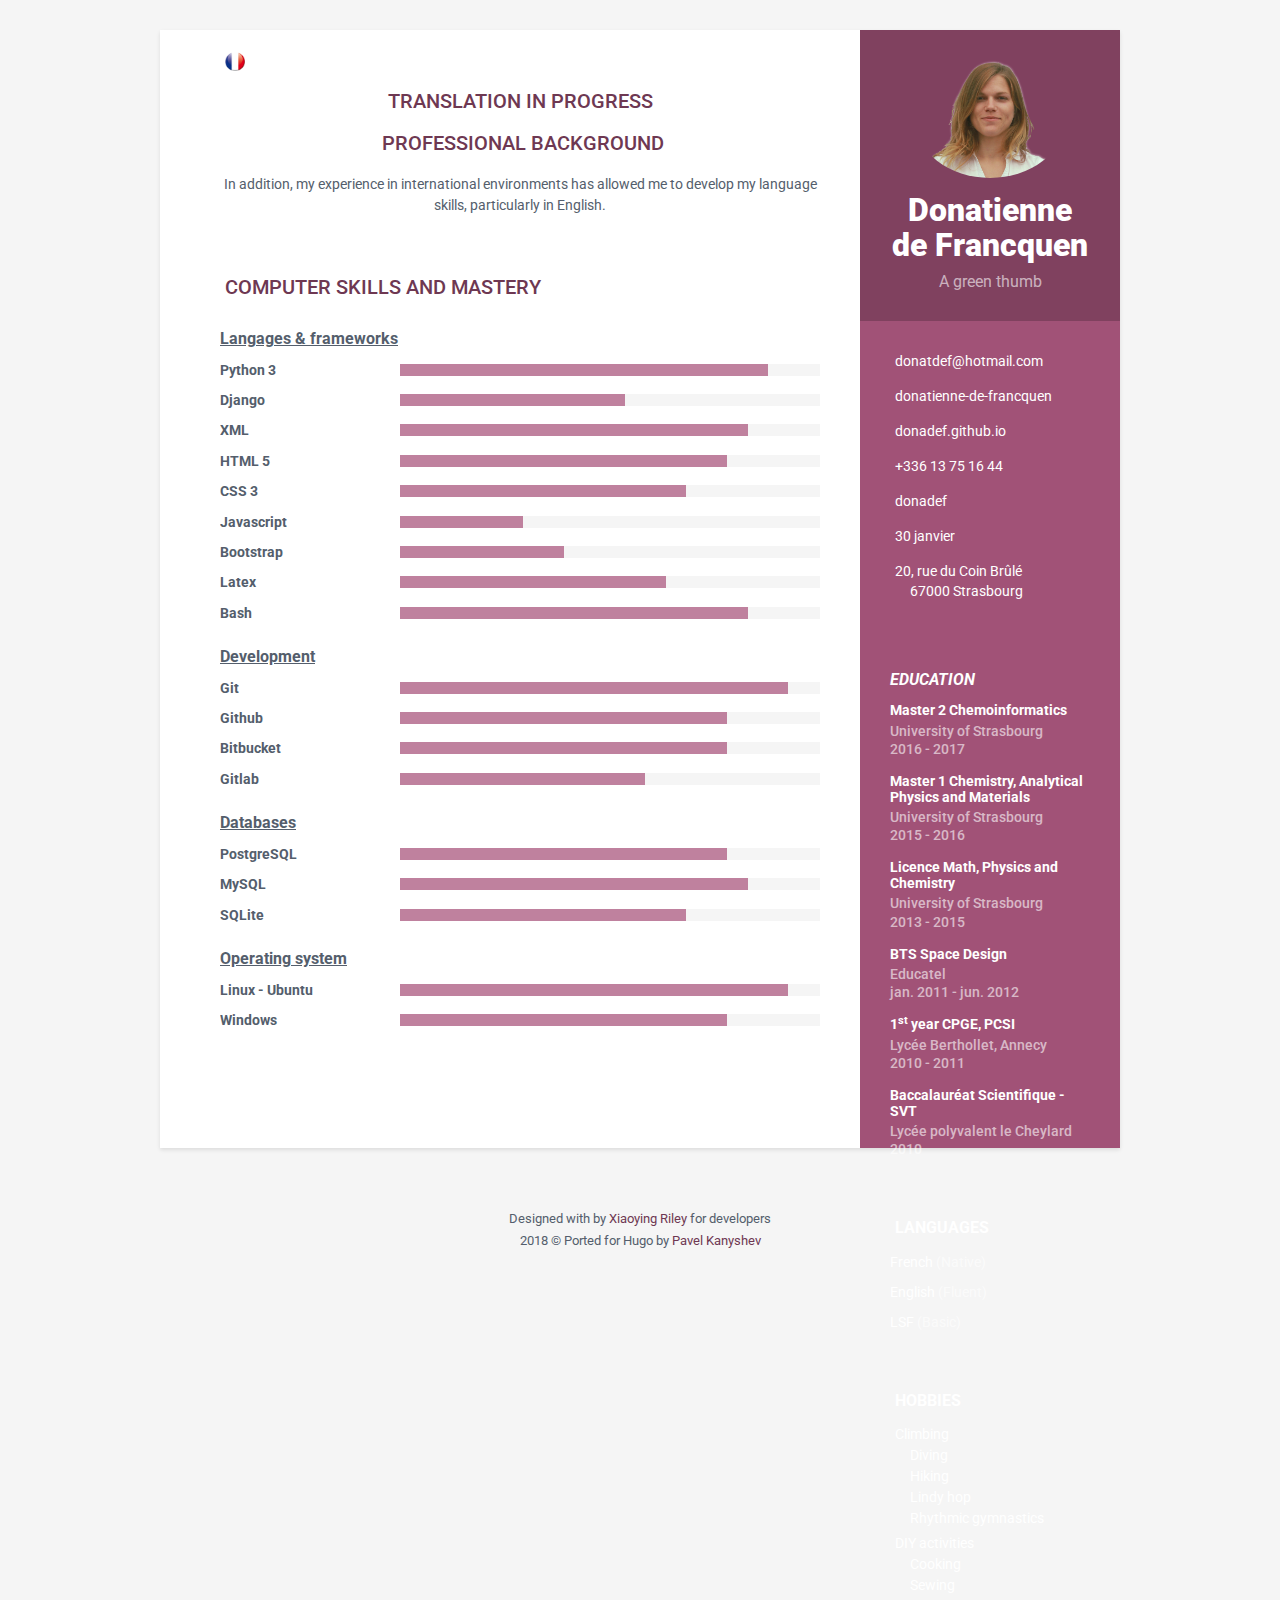
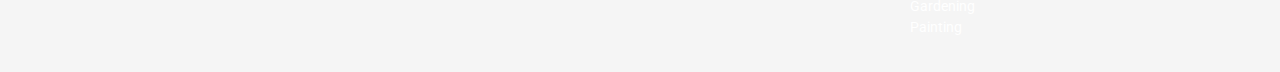
<file: en.html>
<!DOCTYPE html>
<html lang="fr">
    <head>
        <meta name="generator" content="Hugo 0.49.2" />
        <title>Donatienne de Francquen - CV</title>
        <meta charset="utf-8">
        <meta http-equiv="X-UA-Compatible" content="IE=edge">
        <meta name="viewport" content="width=device-width, initial-scale=1.0">
        <meta name="description" content="Donatienne de Francquen CV">
        <meta name="author" content="Donatienne de Francquen">
        <link rel="shortcut icon" href="favicon.ico">
        <link href='https://fonts.googleapis.com/css?family=Roboto:400,500,400italic,300italic,300,500italic,700,700italic,900,900italic' rel='stylesheet' type='text/css'>

        <link rel="stylesheet" href="https://donadef.github.io/assets/plugins/bootstrap/css/bootstrap.min.css">

        <link rel="stylesheet" href="https://use.fontawesome.com/releases/v5.7.0/css/all.css" integrity="sha384-lZN37f5QGtY3VHgisS14W3ExzMWZxybE1SJSEsQp9S+oqd12jhcu+A56Ebc1zFSJ" crossorigin="anonymous">

        <link id="theme-style" rel="stylesheet" href="https://donadef.github.io/assets/css/styles-4.css">
        <link rel="stylesheet" href="https://donadef.github.io/assets/css/custom.css">

        <script type="application/javascript">
        var doNotTrack = false;
        if (!doNotTrack) {
            window.ga=window.ga||function(){(ga.q=ga.q||[]).push(arguments)};ga.l=+new Date;
            ga('create', 'UA-108139175-1', 'auto');

            ga('send', 'pageview');
        }
        </script>
        <script async src='https://www.google-analytics.com/analytics.js'></script>
    </head>
    <body>
        <div class="wrapper">
            <div class="main-wrapper-nav-button">
                <span><a href="https://donadef.github.io/"><i class="fas fa-arrow-left"></i></a></span>
                <span><a href="https://donadef.github.io/fr.html"><img class="translation" src="https://donadef.github.io/assets/images/fr.png" alt="Français" /></a></span>
            </div>
            <div class="sidebar-wrapper">
                <div class="profile-container">
                    <img class="profile img-circle img-profile" src="https://donadef.github.io/assets/images/profile.png" alt="" />
                    <h1 class="name">Donatienne de Francquen</h1>
                    <h3 class="tagline">A green thumb</h3>
                </div>
                <div class="contact-container container-block">
                    <ul class="list-unstyled contact-list">
                        <li class="email"><i class="fas fa-envelope"></i><a href="mailto:donatdef@hotmail.com">donatdef@hotmail.com</a></li>
                        <li class="linkedin"><i class="fab fa-linkedin"></i><a target="_blank" href="//linkedin.com/in/donatienne-de-francquen">donatienne-de-francquen</a></li>
                        <li class="website"><i class="fas fa-globe"></i><a target="_blank" href="//donadef.github.io/">donadef.github.io</a></li>
                        <!--<li class="github"><i class="fab fa-github"></i><a target="_blank" href="//github.com/donadef">github.com/donadef</a></li>-->
                        <li class="phone"><i class="fas fa-phone"></i><a target="_blank" href="tel:+33613761644">+336 13 75 16 44</a></li>
                        <li class="skype"><i class="fab fa-skype"></i><a href="callto:donatdef">donadef</a></li>
                        <li class="birthday"><i class="fas fa-birthday-cake"></i>30 janvier</li>
                        <li class="home"><i class="fas fa-home"></i><a target="_blank" href="//goo.gl/maps/567hivcvTbA2">20, rue du Coin Brûlé <br><span class="indent-icon">67000 Strasbourg</span></a></li>
                    </ul>
                </div>

                <div class="education-container container-block">
                    <h2 class="container-block-title"><i class="fas fa-graduation-cap"> Education</i></h2>

                    <div class="item">
                        <h4 class="degree">Master 2 Chemoinformatics</h4>
                        <h5 class="meta">University of Strasbourg</h5>
                        <div class="time">2016 - 2017</div>
                    </div>
                    <div class="item">
                        <h4 class="degree">Master 1 Chemistry, Analytical Physics and Materials</h4>
                        <h5 class="meta">University of Strasbourg</h5>
                        <div class="time">2015 - 2016</div>
                    </div>
                    <div class="item">
                        <h4 class="degree">Licence Math, Physics and Chemistry</h4>
                        <h5 class="meta">University of Strasbourg</h5>
                        <div class="time">2013 - 2015</div>
                    </div>
                    <div class="item">
                        <h4 class="degree">BTS Space Design</h4>
                        <h5 class="meta">Educatel</h5>
                        <div class="time">jan. 2011 - jun. 2012</div>
                    </div>
                    <div class="item">
                        <h4 class="degree">1<sup>st</sup> year CPGE, PCSI</h4>
                        <h5 class="meta">Lycée Berthollet, Annecy</h5>
                        <div class="time">2010 - 2011</div>
                    </div>
                    <div class="item">
                        <h4 class="degree">Baccalauréat Scientifique - SVT</h4>
                        <h5 class="meta">Lycée polyvalent le Cheylard</h5>
                        <div class="time">2010</div>
                    </div>
                </div>

                <div class="language-container container-block">
                    <h2 class="container-block-title"><i class="fas fa-comments"></i> Languages</h2>
                    <ul class="list-unstyled languages-list">
                        <li>French <span class="lang-desc">(Native)</span></li>
                        <li>English <span class="lang-desc">(Fluent)</span></li>
                        <li>LSF <span class="lang-desc">(Basic)</span></li>
                    </ul>
                </div>

                <div class="interests-container container-block">
                    <h2 class="container-block-title"><i class="fas fa-grin-hearts"></i> Hobbies</h2>
                    <ul class="list-unstyled interests-list">
                        <li><i class="fas fa-running"></i> Climbing</li>
                        <li class="indent-icon">Diving</li>
                        <li class="indent-icon">Hiking</li>
                        <li class="indent-icon">Lindy hop</li>
                        <li class="indent-icon">Rhythmic gymnastics</li>
                    </ul>
                    <ul class="list-unstyled interests-list">
                        <li><i class="fas fa-magic"></i> DIY activities</li>
                        <li class="indent-icon">Cooking</li>
                        <li class="indent-icon">Sewing</li>
                        <li class="indent-icon">Gardening</li>
                        <li class="indent-icon">Painting</li>
                    </ul>
                </div>
            </div>
	        <div class="main-wrapper">
                <section class="section summary-section" style="text-align: center">
                    <h1 class="section-title">Translation in progress</h1>
                    <h2 class="section-title"><i class="fas fa-user"></i>Professional background</h2>
                    <div class="summary">
                        <p></p>
                        <p></p>
                        <p>In addition, my experience in international environments has allowed me to develop my language skills, particularly in English.</p>
                    </div>
                </section>

                <!--<section class="section experiences-section">-->
                    <!--<h2 class="section-title"><i class="fas fa-briefcase"></i>Professional experiences</h2>-->
                    <!--<div class="item">-->
                        <!--<div class="meta">-->
                            <!--<div class="upper-row">-->
                                <!--<h3 class="job-title">IT assistant</h3>-->
                                <!--<div class="time">oct. 2018 - Today</div>-->
                            <!--</div>-->
                            <!--<div class="company">European Directorate for the Quality of Medicines & HealthCare (EDQM), Strasbourg</div>-->
                        <!--</div>-->
                        <!--<div class="details">-->
                            <!--<p>As the date of publication of a new edition of the European Pharmacopoeia approaches, many changes need to be managed. I manage the project for the alphabetical sorting of texts and participate in the automation of the conversion of xml texts into html for online publication.</p>-->
                        <!--</div>-->
                    <!--</div>-->
                    <!--<div class="item">-->
                        <!--<div class="meta">-->
                            <!--<div class="upper-row">-->
                                <!--<h3 class="job-title">Researcher</h3>-->
                                <!--<div class="time">jul. - sept. 2018</div>-->
                            <!--</div>-->
                            <!--<div class="company">Laboratoire d’Ingénierie de la Fonction Moléculaire (IFM lab), University of Strasbourg</div>-->
                        <!--</div>-->
                        <!--<div class="details">-->
                            <!--<p>As a member of the laboratory, I worked on ChemFlow, an in-house developed software that allows you to dock ligand libraries in a marcomolecule using different docking software, rescore the most relevant poses and obtain the results in a standard format. </p>-->
                            <!--<pI also implemented an absolute free energy calculation program using the double decoupling method to study the method's performance on host-guest systems.</p>-->
                            <!--<p>Ce que j'ai apporté au laboratoire: </p>-->
                            <!--<ul>-->
                                <!--<li>optimisation de l'utilisation du git,</li>-->
                                <!--<li>logiciel de calcul d'énergie libre par la méthode <i>double decoupling</i>,</li>-->
                                <!--<li>mise en place d'une documentation en ligne pour les applications développées.</li>-->
                            <!--</ul>-->
                            <!--<p>Autre :</p>-->
                            <!--<ul>-->
                                <!--<li>organisation du pot de thèse d'un collègue.</li>-->
                            <!--</ul>-->
                        <!--</div>-->
                    <!--</div>-->

                    <!--<div class="item">-->
                        <!--<div class="meta">-->
                            <!--<div class="upper-row">-->
                                <!--<h3 class="job-title">Assistante informatique</h3>-->
                                <!--<div class="time">oct. 2017 - jun. 2018</div>-->
                            <!--</div>-->
                            <!--<div class="company">European Directorate for the Quality of Medicines & HealthCare (EDQM), Strasbourg</div>-->
                        <!--</div>-->
                        <!--<div class="details">-->
                            <!--<p>Au sein du département IT Publications, j’ai participé à des projets associant informatique et science. Notamment :</p>-->
                            <!--<ul>-->
                                <!--<li>la conversion des monographies depuis un format xml propriétaire vers un format html valide pour la Pharmacopée en ligne,</li>-->
                                <!--<li>la mise en place de tests automatisés pour les applications web développées en python (framework django),</li>-->
                                <!--<li>la migration des données scientifiques d’une plate-forme de publication à une autre,</li>-->
                                <!--<li>l'automatisation du tri alphabétique des textes de la Pharmacopée.</li>-->
                            <!--</ul>-->
                        <!--</div>-->
                    <!--</div>-->

                <!--</section>-->

                <!--<section class="section projects-section">-->
                    <!--<h2 class="section-title"><i class="fas fa-archive"></i>Stages</h2>-->
                    <!--<div class="intro">-->
                        <!--<p></p>-->
                    <!--</div>-->

                    <!--<div class="item">-->
                        <!--<div class="meta">-->
                            <!--<div class="upper-row">-->
                                <!--<h3 class="job-title">En fin d'étude</h3>-->
                                <!--<div class="time">juil. - sept. 2017</div>-->
                            <!--</div>-->
                            <!--<div class="company">European Directorate for the Quality of Medicines & HealthCare (EDQM), Strasbourg</div>-->
                        <!--</div>-->
                        <!--<div class="details">-->
                            <!--<p>Les textes de la Pharmacopée européenne (monographies) sont formatés en XML avec un logiciel-->
                                <!--propriétaire qui produit un résultat non standard, notamment pour les équations mathématiques.-->
                                <!--Afin de faciliter la manipulation de ces dernières, j’ai développé une feuille de style XSLT-->
                                <!--permettant de les convertir du format propriètaire XML Arbortext au format open-source MathML.-->
                            <!--</p>-->
                        <!--</div>-->
                    <!--</div>-->

                    <!--<div class="item">-->
                        <!--<div class="meta">-->
                            <!--<div class="upper-row">-->
                                <!--<h3 class="job-title">En master 2</h3>-->
                                <!--<div class="time">fév. - juin 2017</div>-->
                            <!--</div>-->
                            <!--<div class="company">Bionext, Strasbourg</div>-->
                        <!--</div>-->
                        <!--<div class="details">-->
                            <!--<p>BIONEXT est une start-up en bioinformatique qui développe BioBind, un algorithme de recherche-->
                                <!--de similarité de surface entre les structures de macromolécules biologiques référencées dans-->
                                <!--la Banque de Données Protéiques (BDP). Mon but était d’évaluer et de valider Biobind par-->
                                <!--l’analyse de résultats sur différents cas cliniques. Dans ce but, j’ai cherché des descripteurs-->
                                <!--qui premettraient d'évaluer les performances et développé une méthode basée sur le clustering.-->
                            <!--</p>-->
                        <!--</div>-->
                    <!--</div>-->

                    <!--<div class="item">-->
                        <!--<div class="meta">-->
                            <!--<div class="upper-row">-->
                                <!--<h3 class="job-title">En master 1</h3>-->
                                <!--<div class="time">mars - juin 2016</div>-->
                            <!--</div>-->
                            <!--<div class="company">Laboratoire d’Ingénierie de la fonction Moléculaire (IFM lab), Université de Strasbourg</div>-->
                        <!--</div>-->
                        <!--<div class="details">-->
                            <!--<p>BIONEXT est une start-up en bioinformatique qui développe BioBind, un algorithme de recherche-->
                                <!--de similarité de surface entre les structures de macromolécules biologiques référencées dans-->
                                <!--la Banque de Données Protéiques (BDP). Mon but était d’évaluer et de valider Biobind par-->
                                <!--l’analyse de résultats sur différents cas cliniques. Dans ce but, j’ai cherché des descripteurs-->
                                <!--qui premettraient d'évaluer les performances et développé une méthode basée sur le clustering.-->
                            <!--</p>-->
                        <!--</div>-->
                    <!--</div>-->

                    <!--<div class="item">-->
                        <!--<div class="meta">-->
                            <!--<div class="upper-row">-->
                                <!--<h3 class="job-title">En Licence 3</h3>-->
                                <!--<div class="time">avr. - juin 2015</div>-->
                            <!--</div>-->
                            <!--<div class="company">Laboratoire de Chémoinformatique, Université de Strasbourg</div>-->
                        <!--</div>-->
                        <!--<div class="details">-->
                            <!--<p>Durant ce stage, j’ai créé et traîté des bases de données liant des molécules à leur pKa-->
                                <!--en vue de créer un modèle de prédiction de pKa, disponible gratuitement.-->
                            <!--</p>-->
                        <!--</div>-->
                    <!--</div>-->

                    <!--<div class="item">-->
                        <!--<div class="meta">-->
                            <!--<div class="upper-row">-->
                                <!--<h3 class="job-title">En Licence 2 (optionnel)</h3>-->
                                <!--<div class="time">mai 2014</div>-->
                            <!--</div>-->
                            <!--<div class="company">Laboratoire de Chimie des Matériaux Moléculaire, ECPM</div>-->
                        <!--</div>-->
                        <!--<div class="details">-->
                            <!--<p>Projet de synthèse de molécules organiques à l’aide de la chimie clic. Travaux à la paillasse,-->
                                <!--analyses RMN et rédaction de comptes-rendus.-->
                            <!--</p>-->
                        <!--</div>-->
                    <!--</div>-->
                <!--</section>-->

                <section class="skills-section section">
                    <h2 class="section-title"><i class="fas fa-rocket"></i>Computer skills and mastery</h2>
                    <div class="skillset">

                        <div class="item">
                            <div class="skills-group"><h3>Langages & frameworks</h3></div>
                        </div>

                        <div class="item">
                            <h3 class="level-title">Python 3</h3>
                            <div class="level-bar">
                                <div class="level-bar-inner" data-level="90%">
                                </div>
                            </div>
                        </div>

                        <div class="item">
                            <h3 class="level-title">Django</h3>
                            <div class="level-bar">
                                <div class="level-bar-inner" data-level="55%">
                                </div>
                            </div>
                        </div>

                        <div class="item">
                            <h3 class="level-title">XML</h3>
                            <div class="level-bar">
                                <div class="level-bar-inner" data-level="85%">
                                </div>
                            </div>
                        </div>

                        <div class="item">
                            <h3 class="level-title">HTML 5</h3>
                            <div class="level-bar">
                                <div class="level-bar-inner" data-level="80%">
                                </div>
                            </div>
                        </div>

                        <div class="item">
                            <h3 class="level-title">CSS 3</h3>
                            <div class="level-bar">
                                <div class="level-bar-inner" data-level="70%">
                                </div>
                            </div>
                        </div>

                        <div class="item">
                            <h3 class="level-title">Javascript</h3>
                            <div class="level-bar">
                                <div class="level-bar-inner" data-level="30%">
                                </div>
                            </div>
                        </div>

                        <div class="item">
                            <h3 class="level-title">Bootstrap</h3>
                            <div class="level-bar">
                                <div class="level-bar-inner" data-level="40%">
                                </div>
                            </div>
                        </div>

                        <div class="item">
                            <h3 class="level-title">Latex</h3>
                            <div class="level-bar">
                                <div class="level-bar-inner" data-level="65%">
                                </div>
                            </div>
                        </div>

                        <div class="item">
                            <h3 class="level-title">Bash</h3>
                            <div class="level-bar">
                                <div class="level-bar-inner" data-level="85%">
                                </div>
                            </div>
                        </div>

                        <div class="item">
                            <div class="skills-group"><h3>Development</h3></div>
                        </div>

                        <div class="item">
                            <h3 class="level-title">Git</h3>
                            <div class="level-bar">
                                <div class="level-bar-inner" data-level="95%">
                                </div>
                            </div>
                        </div>

                        <div class="item">
                            <h3 class="level-title">Github</h3>
                            <div class="level-bar">
                                <div class="level-bar-inner" data-level="80%">
                                </div>
                            </div>
                        </div>

                        <div class="item">
                            <h3 class="level-title">Bitbucket</h3>
                            <div class="level-bar">
                                <div class="level-bar-inner" data-level="80%">
                                </div>
                            </div>
                        </div>

                        <div class="item">
                            <h3 class="level-title">Gitlab</h3>
                            <div class="level-bar">
                                <div class="level-bar-inner" data-level="60%">
                                </div>
                            </div>
                        </div>

                        <div class="item">
                            <div class="skills-group"><h3>Databases</h3></div>
                        </div>

                        <div class="item">
                            <h3 class="level-title">PostgreSQL</h3>
                            <div class="level-bar">
                                <div class="level-bar-inner" data-level="80%">
                                </div>
                            </div>
                        </div>

                        <div class="item">
                            <h3 class="level-title">MySQL</h3>
                            <div class="level-bar">
                                <div class="level-bar-inner" data-level="85%">
                                </div>
                            </div>
                        </div>

                        <div class="item">
                            <h3 class="level-title">SQLite</h3>
                            <div class="level-bar">
                                <div class="level-bar-inner" data-level="70%">
                                </div>
                            </div>
                        </div>

                        <div class="item">
                            <div class="skills-group"><h3>Operating system</h3></div>
                        </div>

                        <div class="item">
                            <h3 class="level-title">Linux - Ubuntu</h3>
                            <div class="level-bar">
                                <div class="level-bar-inner" data-level="95%">
                                </div>
                            </div>
                        </div>

                        <div class="item">
                            <h3 class="level-title">Windows</h3>
                            <div class="level-bar">
                                <div class="level-bar-inner" data-level="80%">
                                </div>
                            </div>
                        </div>
                    </div>
                </section>
            </div>
        </div>

        <footer class="footer">
            <div class="text-center">
                <small class="copyright">Designed with <i class="fa fa-heart"></i> by <a href="http://themes.3rdwavemedia.com" target="_blank">Xiaoying Riley</a> for developers</small><br>
                <small class="copyright">2018 &copy; Ported for Hugo by <a href="https://github.com/aerohub" target="_blank">Pavel Kanyshev</a></small>
            </div>
        </footer>

        <script type="text/javascript" src="https://donadef.github.io/assets/plugins/jquery-1.11.3.min.js"></script>
        <script type="text/javascript" src="https://donadef.github.io/assets/plugins/bootstrap/js/bootstrap.min.js"></script>
        <script type="text/javascript" src="https://donadef.github.io/assets/js/main.js"></script>
    </body>
</html>
</file>
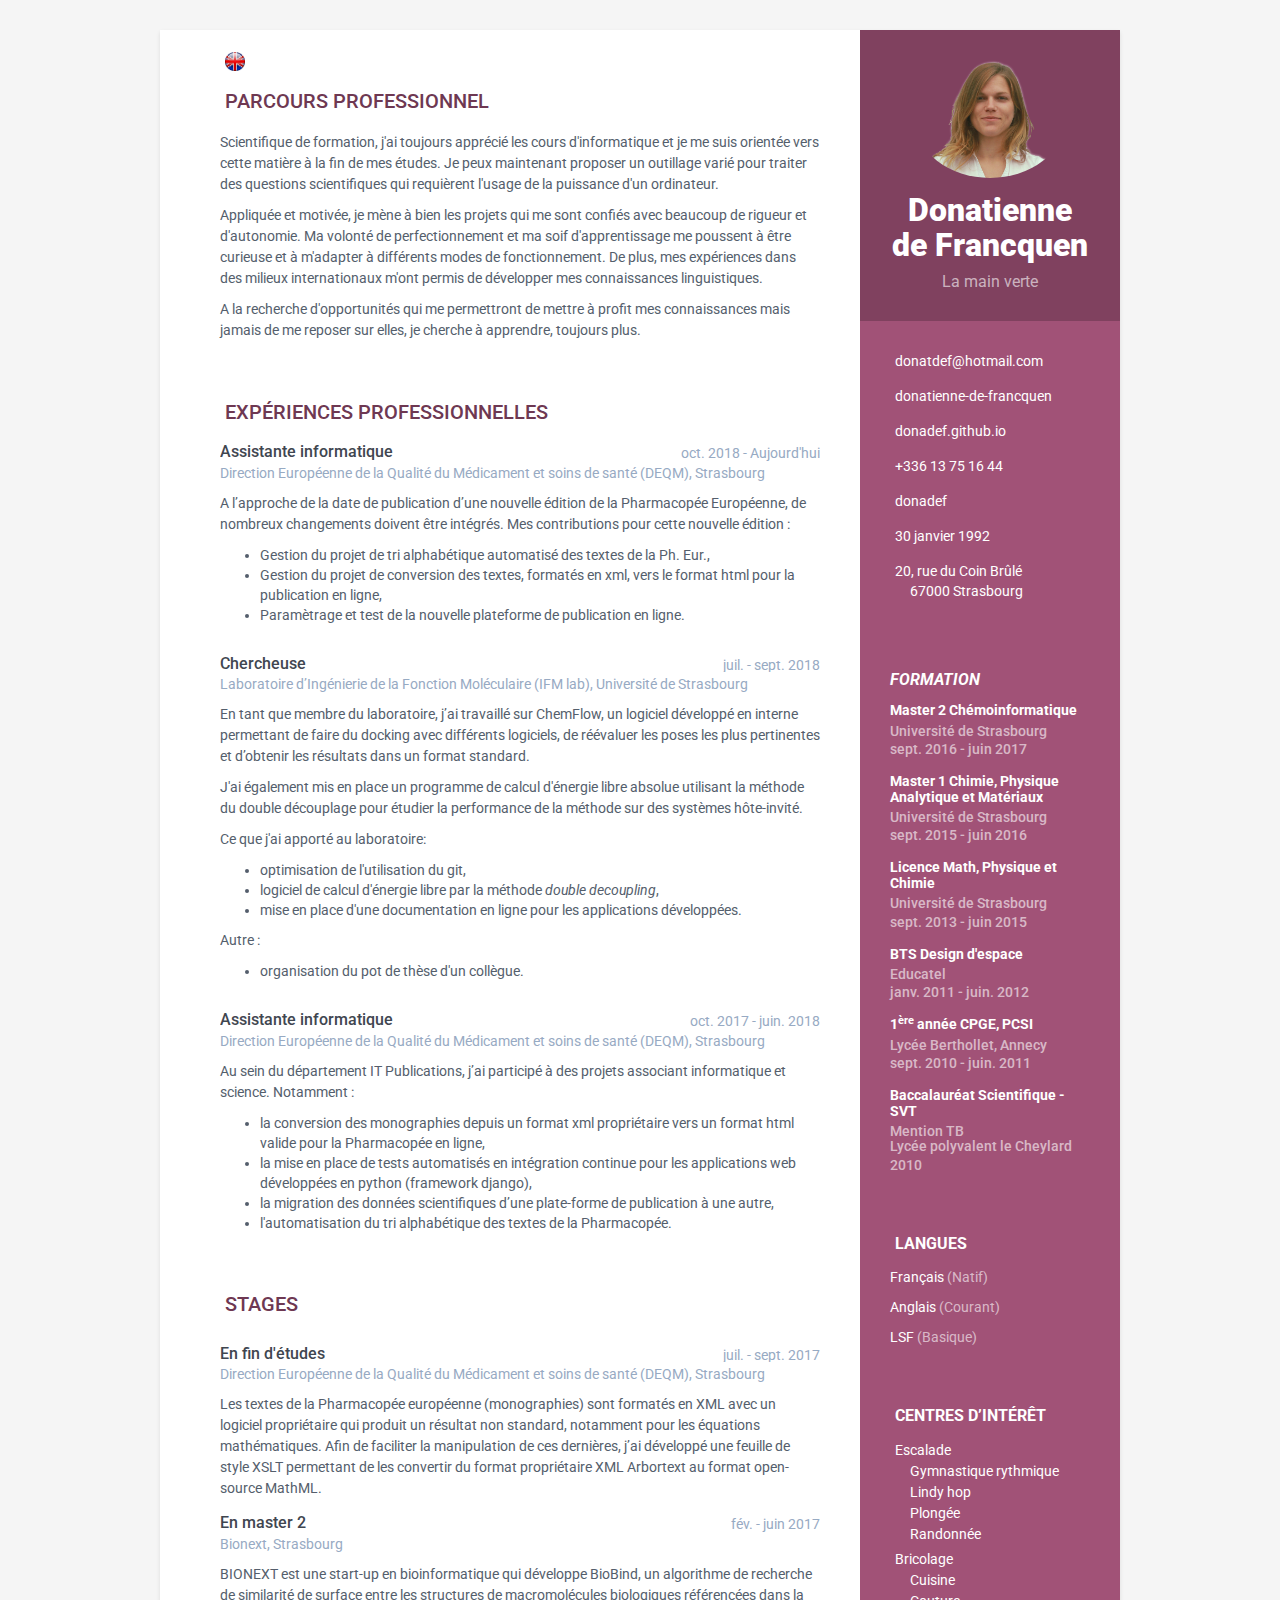
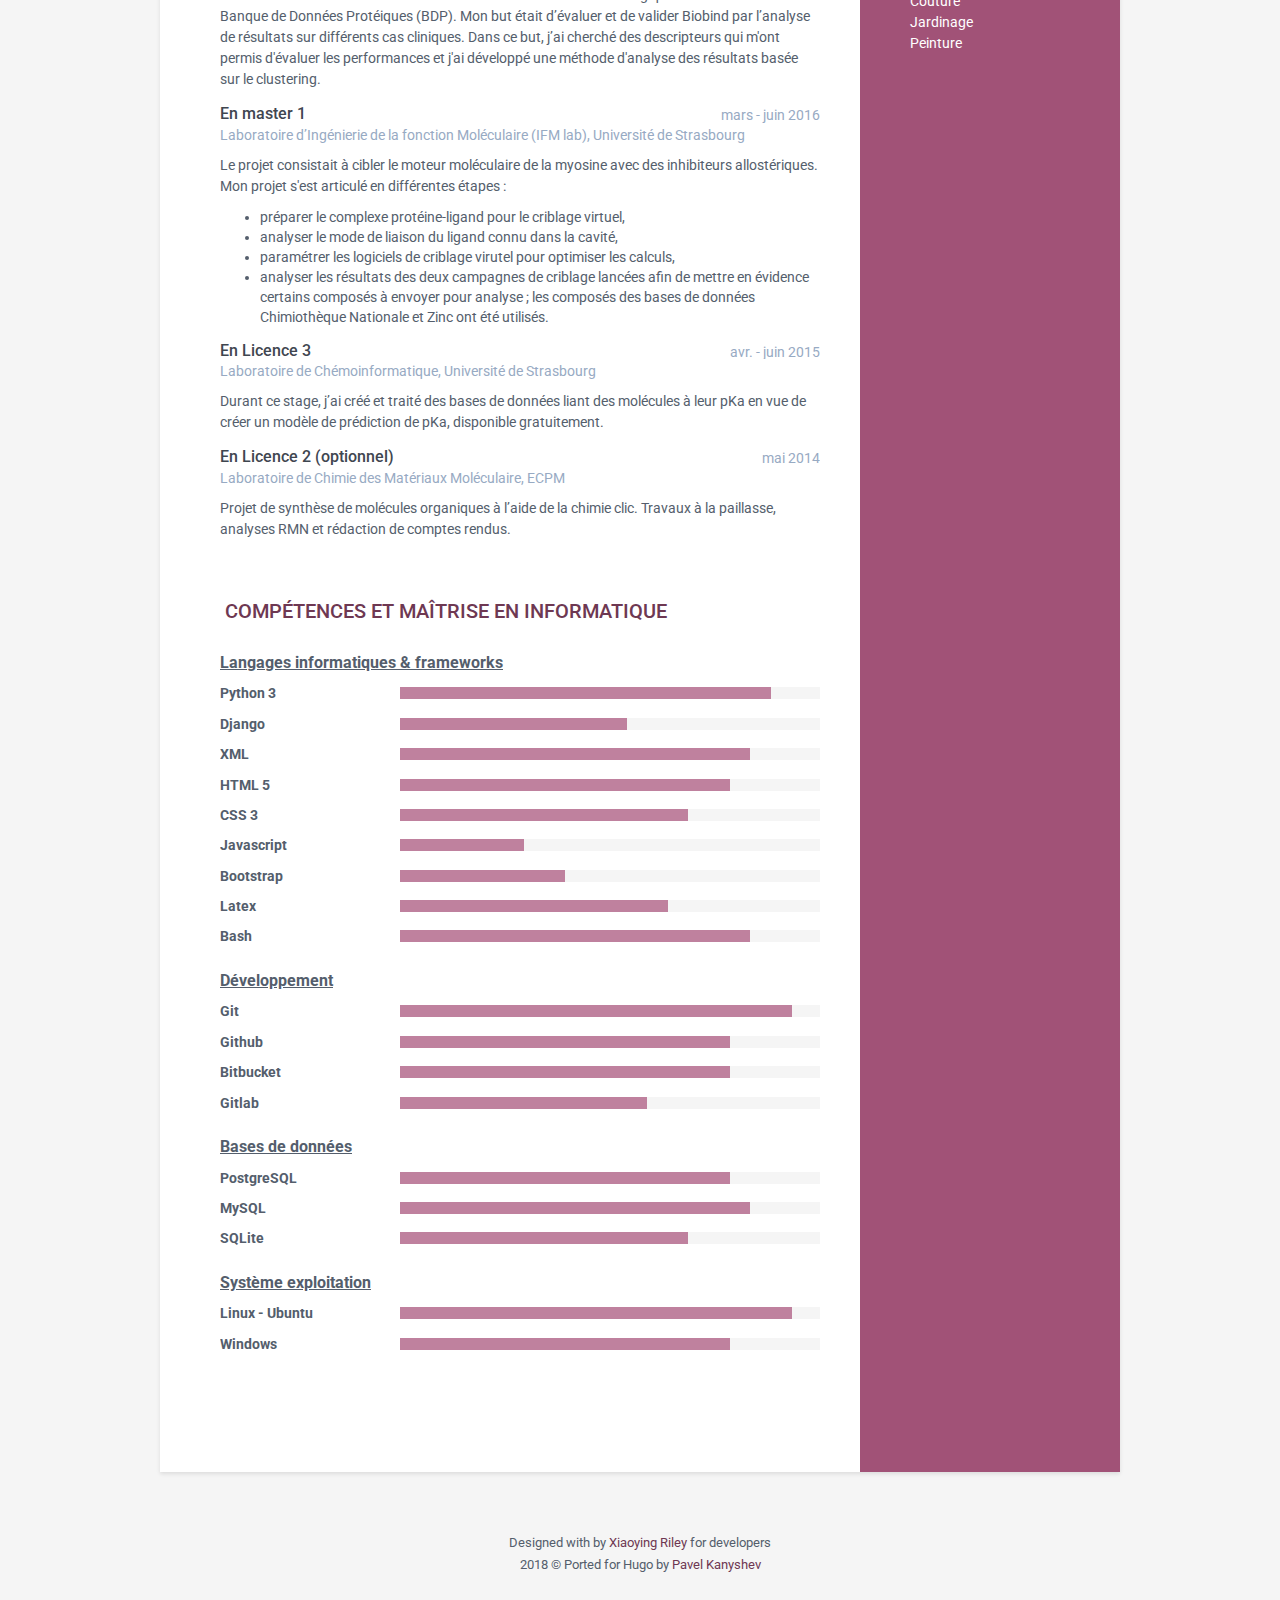
<file: fr.html>
<!DOCTYPE html>
<html lang="fr">
    <head>
        <meta name="generator" content="Hugo 0.49.2" />
            <title>Donatienne de Francquen - CV</title>

        <meta charset="utf-8">
        <meta http-equiv="X-UA-Compatible" content="IE=edge">
        <meta name="viewport" content="width=device-width, initial-scale=1.0">
        <meta name="description" content="Donatienne de Francquen CV">
        <meta name="author" content="Donatienne de Francquen">
        <link rel="shortcut icon" href="favicon.ico">
        <link href='https://fonts.googleapis.com/css?family=Roboto:400,500,400italic,300italic,300,500italic,700,700italic,900,900italic' rel='stylesheet' type='text/css'>

        <link rel="stylesheet" href="https://donadef.github.io/assets/plugins/bootstrap/css/bootstrap.min.css">

        <link rel="stylesheet" href="https://use.fontawesome.com/releases/v5.7.0/css/all.css" integrity="sha384-lZN37f5QGtY3VHgisS14W3ExzMWZxybE1SJSEsQp9S+oqd12jhcu+A56Ebc1zFSJ" crossorigin="anonymous">

        <link id="theme-style" rel="stylesheet" href="https://donadef.github.io/assets/css/styles-4.css">
        <link rel="stylesheet" href="https://donadef.github.io/assets/css/custom.css">

        <script type="application/javascript">
        var doNotTrack = false;
        if (!doNotTrack) {
            window.ga=window.ga||function(){(ga.q=ga.q||[]).push(arguments)};ga.l=+new Date;
            ga('create', 'UA-108139175-1', 'auto');

            ga('send', 'pageview');
        }
        </script>
        <script async src='https://www.google-analytics.com/analytics.js'></script>
    </head>
    <body>
        <div class="wrapper">
            <div class="main-wrapper-nav-button">
                <span><a href="https://donadef.github.io/"><i class="fas fa-arrow-left"></i></a></span>
                <span><a href="https://donadef.github.io/en.html"><img class="translation" src="https://donadef.github.io/assets/images/en.png" alt="English" /></a></span>
            </div>
            <div class="sidebar-wrapper">
                <div class="profile-container">
                    <img class="profile img-circle img-profile" src="https://donadef.github.io/assets/images/profile.png" alt="" />
                    <span style="position: absolute;"><a href="https://donadef.github.io/assets/pdf/fr.pdf" target="_blank" download="CV_DDF"><i class="far fa-file-pdf fa-3x"></i></a></span>
                    <h1 class="name">Donatienne de Francquen</h1>
                    <h3 class="tagline">La main verte</h3>

                </div>
                <div class="contact-container container-block">
                    <ul class="list-unstyled contact-list">
                        <li class="email"><i class="fas fa-envelope"></i><a href="mailto:donatdef@hotmail.com">donatdef@hotmail.com</a></li>
                        <li class="linkedin"><i class="fab fa-linkedin"></i><a target="_blank" href="//linkedin.com/in/donatienne-de-francquen">donatienne-de-francquen</a></li>
                        <li class="website"><i class="fas fa-globe"></i><a target="_blank" href="//donadef.github.io/">donadef.github.io</a></li>
                        <!--<li class="github"><i class="fab fa-github"></i><a target="_blank" href="//github.com/donadef">github.com/donadef</a></li>-->
                        <li class="phone"><i class="fas fa-phone"></i><a href="tel:+33613761644">+336 13 75 16 44</a></li>
                        <li class="skype"><i class="fab fa-skype"></i><a href="callto:donatdef">donadef</a></li>
                        <li class="birthday"><i class="fas fa-birthday-cake"></i>30 janvier 1992</li>
                        <li class="home"><i class="fas fa-home"></i><a target="_blank" href="//goo.gl/maps/567hivcvTbA2">20, rue du Coin Brûlé <br><span class="indent-icon">67000 Strasbourg</span></a></li>
                    </ul>
                </div>
                <div class="education-container container-block">
                    <h2 class="container-block-title"><i class="fas fa-graduation-cap"> Formation</i></h2>
                    <div class="item">
                        <h4 class="degree">Master 2 Chémoinformatique</h4>
                        <h5 class="meta">Université de Strasbourg</h5>
                        <div class="time">sept. 2016 - juin 2017</div>
                    </div>
                    <div class="item">
                        <h4 class="degree">Master 1 Chimie, Physique Analytique et Matériaux</h4>
                        <h5 class="meta">Université de Strasbourg</h5>
                        <div class="time">sept. 2015 - juin 2016</div>
                    </div>
                    <div class="item">
                        <h4 class="degree">Licence Math, Physique et Chimie</h4>
                        <h5 class="meta">Université de Strasbourg</h5>
                        <div class="time">sept. 2013 - juin 2015</div>
                    </div>
                    <div class="item">
                        <h4 class="degree">BTS Design d'espace</h4>
                        <h5 class="meta">Educatel</h5>
                        <div class="time">janv. 2011 - juin. 2012</div>
                    </div>
                    <div class="item">
                        <h4 class="degree">1<sup>ère</sup> année CPGE, PCSI</h4>
                        <h5 class="meta">Lycée Berthollet, Annecy</h5>
                        <div class="time">sept. 2010 - juin. 2011</div>
                    </div>
                    <div class="item">
                        <h4 class="degree">Baccalauréat Scientifique - SVT</h4>
                        <h5 class="meta">Mention TB</h5>
                        <h5 class="meta">Lycée polyvalent le Cheylard</h5>
                        <div class="time">2010</div>
                    </div>
                </div>

                <div class="language-container container-block">
                    <h2 class="container-block-title"><i class="fas fa-comments"></i> Langues</h2>
                    <ul class="list-unstyled languages-list">
                        <li>Français <span class="lang-desc">(Natif)</span></li>
                        <li>Anglais <span class="lang-desc">(Courant)</span></li>
                        <li>LSF <span class="lang-desc">(Basique)</span></li>
                    </ul>
                </div>
                <div class="interests-container container-block">
                    <h2 class="container-block-title"><i class="fas fa-grin-hearts"></i> Centres d’intérêt</h2>
                    <ul class="list-unstyled interests-list">
                        <li><i class="fas fa-running"></i> Escalade</li>
                        <li class="indent-icon">Gymnastique rythmique</li>
                        <li class="indent-icon">Lindy hop</li>
                        <li class="indent-icon">Plongée</li>
                        <li class="indent-icon">Randonnée</li>
                    </ul>
                    <ul class="list-unstyled interests-list">
                        <li><i class="fas fa-magic"></i> Bricolage</li>
                        <li class="indent-icon">Cuisine</li>
                        <li class="indent-icon">Couture</li>
                        <li class="indent-icon">Jardinage</li>
                        <li class="indent-icon">Peinture</li>
                    </ul>
                </div>
            </div>

            <div class="main-wrapper">
                <section class="section summary-section">
                    <h2 class="section-title"><i class="fas fa-user"></i>Parcours professionnel</h2>
                    <div class="summary">
                        <p>Scientifique de formation, j'ai toujours apprécié les cours d'informatique et je me suis
                        orientée vers cette matière à la fin de mes études. Je peux maintenant proposer un outillage
                        varié pour traiter des questions scientifiques qui requièrent l'usage de la puissance d'un
                        ordinateur.
                    </p>
                    <p>Appliquée et motivée, je mène à bien les projets qui me sont confiés avec beaucoup de rigueur
                        et d'autonomie. Ma volonté de perfectionnement et ma soif d'apprentissage me poussent à être
                        curieuse et à m'adapter à différents modes de fonctionnement. De plus, mes expériences dans
                        des milieux internationaux m'ont permis de développer mes connaissances linguistiques.
                    </p>
                    <p>A la recherche d'opportunités qui me permettront de mettre à profit mes connaissances mais
                        jamais de me reposer sur elles, je cherche à apprendre, toujours plus.
                    </p>
                    </div>
                </section>

                <section class="section experiences-section">
                    <h2 class="section-title"><i class="fas fa-briefcase"></i>Expériences professionnelles</h2>
                    <div class="item">
                        <div class="meta">
                            <div class="upper-row">
                                <h3 class="job-title">Assistante informatique</h3>
                                <div class="time">oct. 2018 - Aujourd&#39;hui</div>
                            </div>
                            <div class="company">Direction Européenne de la Qualité du Médicament et soins de santé (DEQM), Strasbourg</div>
                        </div>
                        <div class="details">
                            <p>A l’approche de la date de publication d’une nouvelle édition de la Pharmacopée Européenne, de nombreux
                                changements doivent être intégrés. Mes contributions pour cette nouvelle édition :</p>
                            <ul>
                                <li>Gestion du projet de tri alphabétique automatisé des textes de la Ph. Eur.,</li>
                                <li>Gestion du projet de conversion des textes, formatés en xml, vers le format html pour la publication en ligne,</li>
                                <li>Paramètrage et test de la nouvelle plateforme de publication en ligne.</li>
                            </ul>
                        </div>
                    </div>
                    <div class="item">
                        <div class="meta">
                            <div class="upper-row">
                                <h3 class="job-title">Chercheuse</h3>
                                <div class="time">juil. - sept. 2018</div>
                            </div>
                            <div class="company">Laboratoire d’Ingénierie de la Fonction Moléculaire (IFM lab), Université de Strasbourg</div>
                        </div>
                        <div class="details">
                            <p>En tant que membre du laboratoire, j’ai travaillé sur ChemFlow, un logiciel développé en
                                interne permettant de faire du docking avec différents logiciels, de réévaluer les poses
                                les plus pertinentes et d’obtenir les résultats dans un format standard.</p>
                            <p>J'ai également mis en place un programme de calcul d'énergie libre absolue utilisant la
                                méthode du double découplage pour étudier la performance de la méthode sur des systèmes hôte-invité.</p>
                            <p>Ce que j'ai apporté au laboratoire: </p>
                            <ul>
                                <li>optimisation de l'utilisation du git,</li>
                                <li>logiciel de calcul d'énergie libre par la méthode <i>double decoupling</i>,</li>
                                <li>mise en place d'une documentation en ligne pour les applications développées.</li>
                            </ul>
                            <p>Autre :</p>
                            <ul>
                                <li>organisation du pot de thèse d'un collègue.</li>
                            </ul>
                        </div>
                    </div>

                    <div class="item">
                        <div class="meta">
                            <div class="upper-row">
                                <h3 class="job-title">Assistante informatique</h3>
                                <div class="time">oct. 2017 - juin. 2018</div>
                            </div>
                            <div class="company">Direction Européenne de la Qualité du Médicament et soins de santé (DEQM), Strasbourg</div>
                        </div>
                        <div class="details">
                            <p>Au sein du département IT Publications, j’ai participé à des projets associant informatique et science. Notamment :</p>
                            <ul>
                                <li>la conversion des monographies depuis un format xml propriétaire vers un format html valide pour la Pharmacopée en ligne,</li>
                                <li>la mise en place de tests automatisés en intégration continue pour les applications web développées en python (framework django),</li>
                                <li>la migration des données scientifiques d’une plate-forme de publication à une autre,</li>
                                <li>l'automatisation du tri alphabétique des textes de la Pharmacopée.</li>
                            </ul>
                        </div>
                    </div>

                </section>

                <section class="section projects-section">
                    <h2 class="section-title"><i class="fas fa-archive"></i>Stages</h2>
                    <div class="intro">
                        <p></p>
                    </div>

                    <div class="item">
                        <div class="meta">
                            <div class="upper-row">
                                <h3 class="job-title">En fin d'études</h3>
                                <div class="time">juil. - sept. 2017</div>
                            </div>
                            <div class="company">Direction Européenne de la Qualité du Médicament et soins de santé (DEQM), Strasbourg</div>
                        </div>
                        <div class="details">
                            <p>Les textes de la Pharmacopée européenne (monographies) sont formatés en XML avec un logiciel
                                propriétaire qui produit un résultat non standard, notamment pour les équations mathématiques.
                                Afin de faciliter la manipulation de ces dernières, j’ai développé une feuille de style XSLT
                                permettant de les convertir du format propriétaire XML Arbortext au format open-source MathML.
                            </p>
                        </div>
                    </div>

                    <div class="item">
                        <div class="meta">
                            <div class="upper-row">
                                <h3 class="job-title">En master 2</h3>
                                <div class="time">fév. - juin 2017</div>
                            </div>
                            <div class="company">Bionext, Strasbourg</div>
                        </div>
                        <div class="details">
                            <p>BIONEXT est une start-up en bioinformatique qui développe BioBind, un algorithme de recherche
                                de similarité de surface entre les structures de macromolécules biologiques référencées dans
                                la Banque de Données Protéiques (BDP). Mon but était d’évaluer et de valider Biobind par
                                l’analyse de résultats sur différents cas cliniques. Dans ce but, j’ai cherché des descripteurs
                                qui m'ont permis d'évaluer les performances et j'ai développé une méthode d'analyse des
                                résultats basée sur le clustering.
                            </p>
                        </div>
                    </div>

                    <div class="item">
                        <div class="meta">
                            <div class="upper-row">
                                <h3 class="job-title">En master 1</h3>
                                <div class="time">mars - juin 2016</div>
                            </div>
                            <div class="company">Laboratoire d’Ingénierie de la fonction Moléculaire (IFM lab), Université de Strasbourg</div>
                        </div>
                        <div class="details">
                            <p>Le projet consistait à cibler le moteur moléculaire de la myosine avec des inhibiteurs allostériques.
                                Mon projet s'est articulé en différentes étapes :
                            </p>
                            <ul>
                                <li>préparer le complexe protéine-ligand pour le criblage virtuel,</li>
                                <li>analyser le mode de liaison du ligand connu dans la cavité,</li>
                                <li>paramétrer les logiciels de criblage virutel pour optimiser les calculs,</li>
                                <li>analyser les résultats des deux campagnes de criblage lancées afin de mettre en évidence certains composés à envoyer pour analyse ; les composés des bases de données Chimiothèque Nationale et Zinc ont été utilisés.</li>
                            </ul>
                        </div>
                    </div>

                    <div class="item">
                        <div class="meta">
                            <div class="upper-row">
                                <h3 class="job-title">En Licence 3</h3>
                                <div class="time">avr. - juin 2015</div>
                            </div>
                            <div class="company">Laboratoire de Chémoinformatique, Université de Strasbourg</div>
                        </div>
                        <div class="details">
                            <p>Durant ce stage, j’ai créé et traité des bases de données liant des molécules à leur pKa
                                en vue de créer un modèle de prédiction de pKa, disponible gratuitement.
                            </p>
                        </div>
                    </div>

                    <div class="item">
                        <div class="meta">
                            <div class="upper-row">
                                <h3 class="job-title">En Licence 2 (optionnel)</h3>
                                <div class="time">mai 2014</div>
                            </div>
                            <div class="company">Laboratoire de Chimie des Matériaux Moléculaire, ECPM</div>
                        </div>
                        <div class="details">
                            <p>Projet de synthèse de molécules organiques à l’aide de la chimie clic. Travaux à la paillasse,
                                analyses RMN et rédaction de comptes rendus.
                            </p>
                        </div>
                    </div>

                </section>

                <!--<section class="section projects-section">-->
                    <!--<h2 class="section-title"><i class="fas fa-archive"></i>Réalisations</h2>-->
                    <!--<div class="intro">-->
                        <!--<p></p>-->
                    <!--</div>-->

                    <!--<div class="item">-->
                        <!--<span class="project-title">-->
                            <!--<p></p>-->
                        <!--</span>-->
                    <!--</div>-->
                <!--</section>-->

                <section class="skills-section section">
                    <h2 class="section-title"><i class="fas fa-rocket"></i>Compétences et maîtrise en informatique</h2>
                    <div class="skillset">

                        <div class="item">
                            <div class="skills-group"><h3>Langages informatiques & frameworks</h3></div>
                        </div>

                        <div class="item">
                            <h3 class="level-title">Python 3</h3>
                            <div class="level-bar">
                                <div class="level-bar-inner" data-level="90%">
                                </div>
                            </div>
                        </div>

                        <div class="item">
                            <h3 class="level-title">Django</h3>
                            <div class="level-bar">
                                <div class="level-bar-inner" data-level="55%">
                                </div>
                            </div>
                        </div>

                        <div class="item">
                            <h3 class="level-title">XML</h3>
                            <div class="level-bar">
                                <div class="level-bar-inner" data-level="85%">
                                </div>
                            </div>
                        </div>

                        <div class="item">
                            <h3 class="level-title">HTML 5</h3>
                            <div class="level-bar">
                                <div class="level-bar-inner" data-level="80%">
                                </div>
                            </div>
                        </div>

                        <div class="item">
                            <h3 class="level-title">CSS 3</h3>
                            <div class="level-bar">
                                <div class="level-bar-inner" data-level="70%">
                                </div>
                            </div>
                        </div>

                        <div class="item">
                            <h3 class="level-title">Javascript</h3>
                            <div class="level-bar">
                                <div class="level-bar-inner" data-level="30%">
                                </div>
                            </div>
                        </div>

                        <div class="item">
                            <h3 class="level-title">Bootstrap</h3>
                            <div class="level-bar">
                                <div class="level-bar-inner" data-level="40%">
                                </div>
                            </div>
                        </div>

                        <div class="item">
                            <h3 class="level-title">Latex</h3>
                            <div class="level-bar">
                                <div class="level-bar-inner" data-level="65%">
                                </div>
                            </div>
                        </div>

                        <div class="item">
                            <h3 class="level-title">Bash</h3>
                            <div class="level-bar">
                                <div class="level-bar-inner" data-level="85%">
                                </div>
                            </div>
                        </div>

                        <div class="item">
                            <div class="skills-group"><h3>Développement</h3></div>
                        </div>

                        <div class="item">
                            <h3 class="level-title">Git</h3>
                            <div class="level-bar">
                                <div class="level-bar-inner" data-level="95%">
                                </div>
                            </div>
                        </div>

                        <div class="item">
                            <h3 class="level-title">Github</h3>
                            <div class="level-bar">
                                <div class="level-bar-inner" data-level="80%">
                                </div>
                            </div>
                        </div>

                        <div class="item">
                            <h3 class="level-title">Bitbucket</h3>
                            <div class="level-bar">
                                <div class="level-bar-inner" data-level="80%">
                                </div>
                            </div>
                        </div>

                        <div class="item">
                            <h3 class="level-title">Gitlab</h3>
                            <div class="level-bar">
                                <div class="level-bar-inner" data-level="60%">
                                </div>
                            </div>
                        </div>

                        <div class="item">
                            <div class="skills-group"><h3>Bases de données</h3></div>
                        </div>

                        <div class="item">
                            <h3 class="level-title">PostgreSQL</h3>
                            <div class="level-bar">
                                <div class="level-bar-inner" data-level="80%">
                                </div>
                            </div>
                        </div>

                        <div class="item">
                            <h3 class="level-title">MySQL</h3>
                            <div class="level-bar">
                                <div class="level-bar-inner" data-level="85%">
                                </div>
                            </div>
                        </div>

                        <div class="item">
                            <h3 class="level-title">SQLite</h3>
                            <div class="level-bar">
                                <div class="level-bar-inner" data-level="70%">
                                </div>
                            </div>
                        </div>

                        <div class="item">
                            <div class="skills-group"><h3>Système exploitation</h3></div>
                        </div>

                        <div class="item">
                            <h3 class="level-title">Linux - Ubuntu</h3>
                            <div class="level-bar">
                                <div class="level-bar-inner" data-level="95%">
                                </div>
                            </div>
                        </div>

                        <div class="item">
                            <h3 class="level-title">Windows</h3>
                            <div class="level-bar">
                                <div class="level-bar-inner" data-level="80%">
                                </div>
                            </div>
                        </div>
                    </div>
                </section>
            </div>
        </div>

        <footer class="footer">
            <div class="text-center">
                <small class="copyright">Designed with <i class="fa fa-heart"></i> by <a href="http://themes.3rdwavemedia.com" target="_blank">Xiaoying Riley</a> for developers</small><br>
                <small class="copyright">2018 &copy; Ported for Hugo by <a href="https://github.com/aerohub" target="_blank">Pavel Kanyshev</a></small>
            </div>
        </footer>

        <script type="text/javascript" src="https://donadef.github.io/assets/plugins/jquery-1.11.3.min.js"></script>
        <script type="text/javascript" src="https://donadef.github.io/assets/plugins/bootstrap/js/bootstrap.min.js"></script>
        <script type="text/javascript" src="https://donadef.github.io/assets/js/main.js"></script>
    </body>
</html>
</file>
